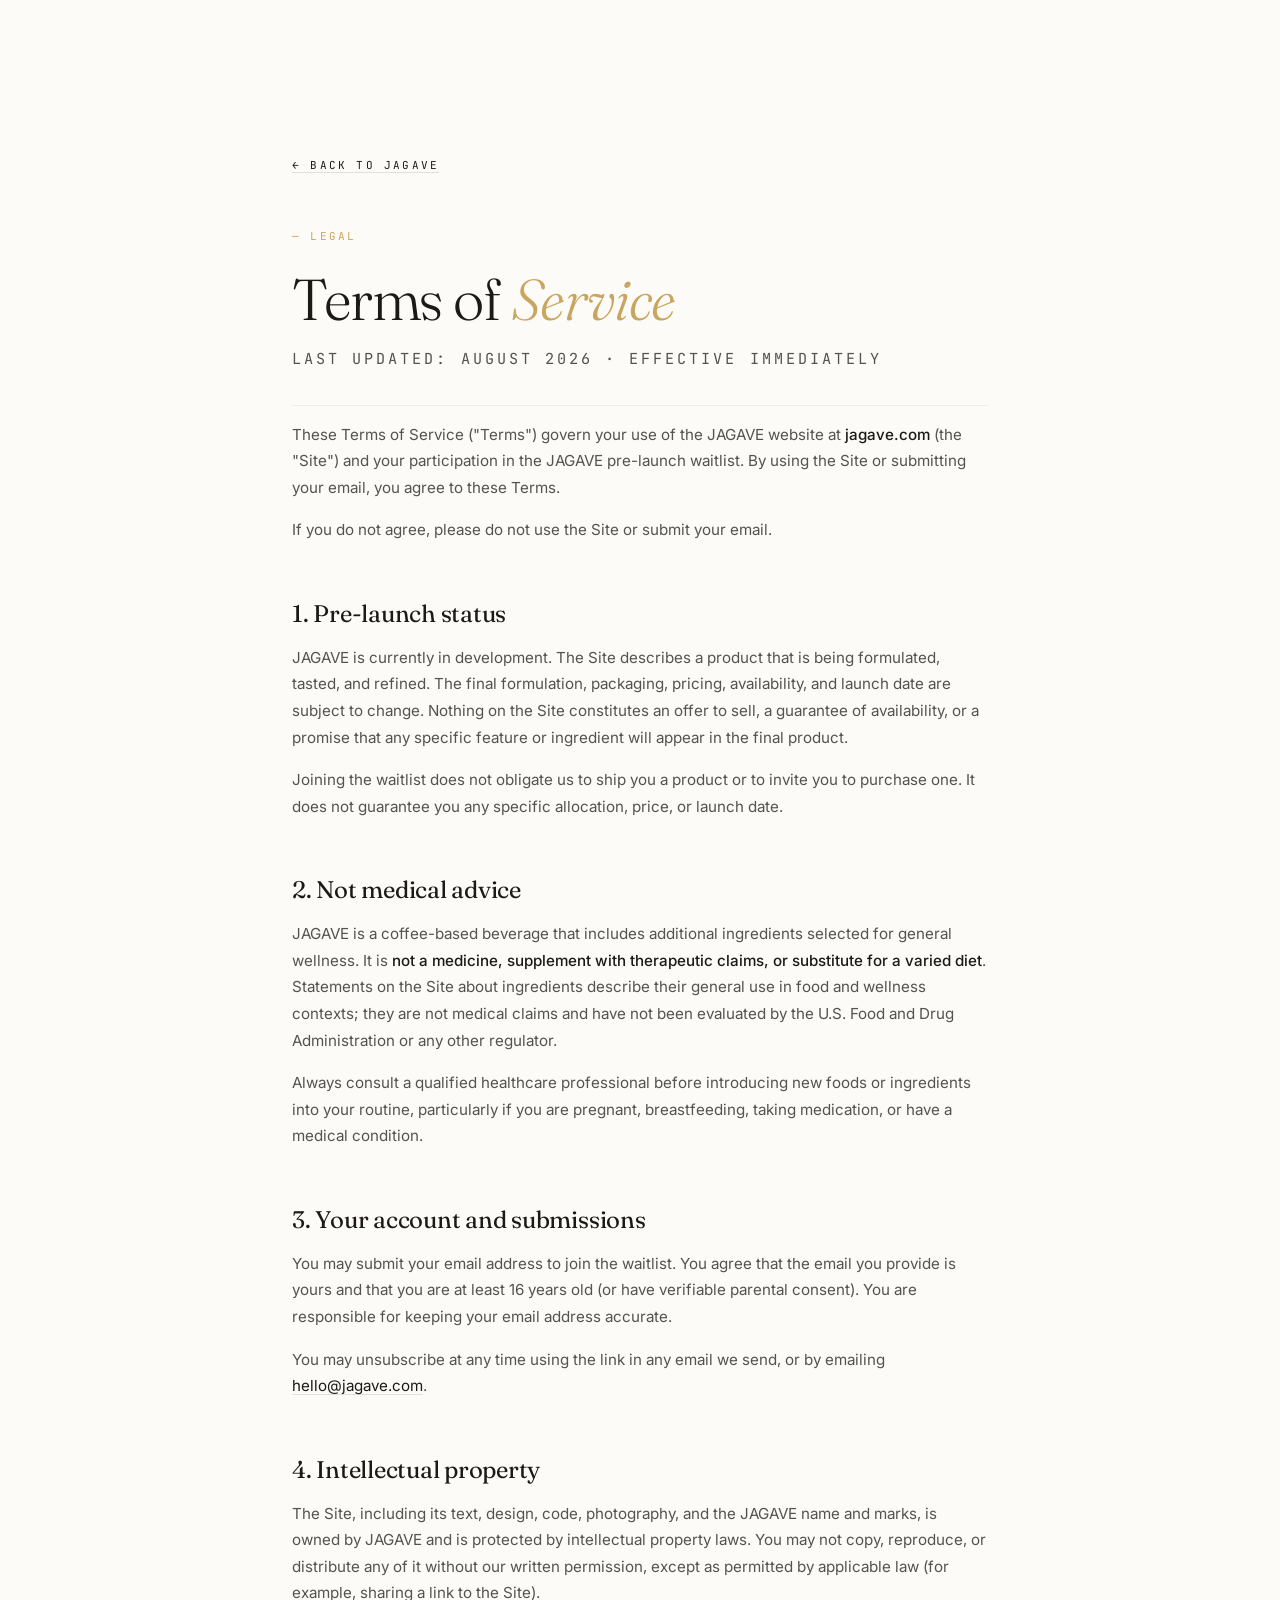
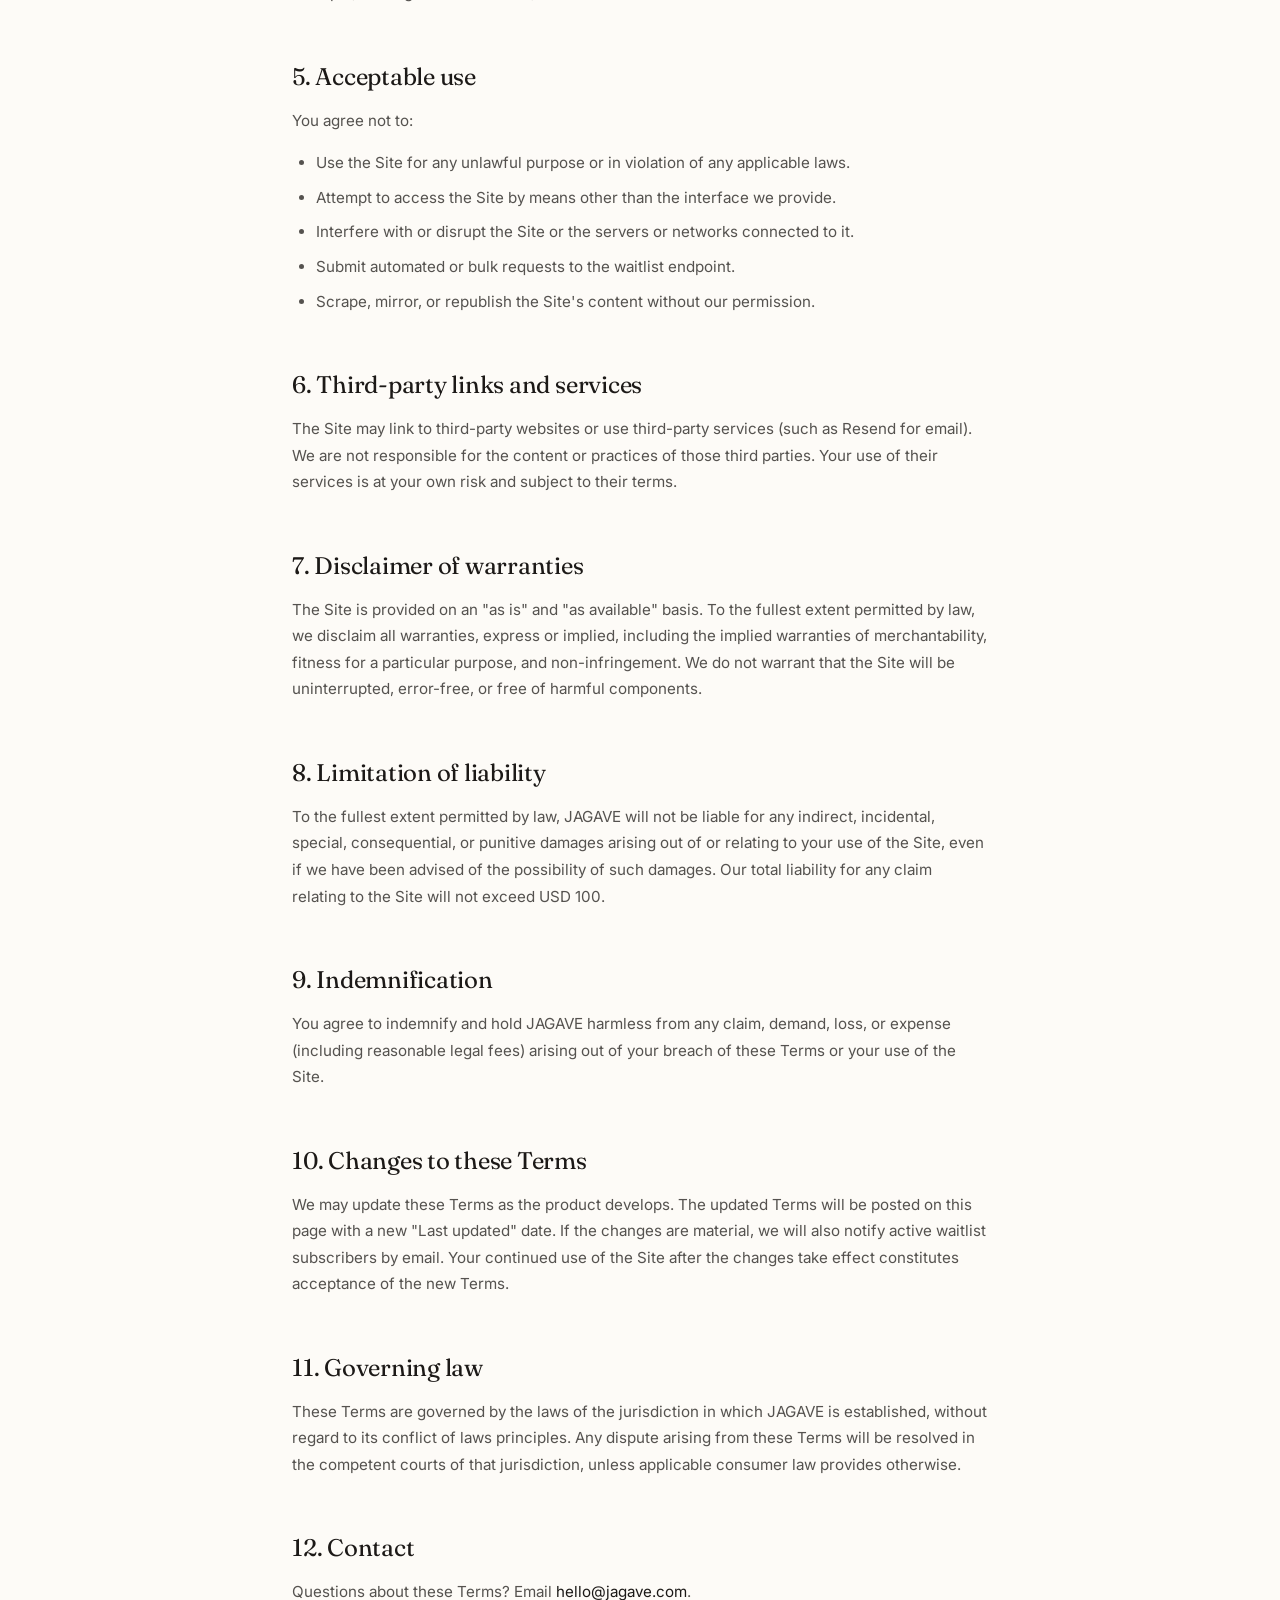
<file: terms.html>
<!DOCTYPE html>
<html lang="en">
<head>
<meta charset="UTF-8">
<meta name="viewport" content="width=device-width, initial-scale=1.0">
<title>Terms of Service — JAGAVE</title>
<meta name="description" content="The terms that govern your use of the JAGAVE website and waitlist.">
<meta name="theme-color" content="#FDFBF7">
<link rel="canonical" href="https://jagave.com/terms.html">
<link rel="icon" type="image/svg+xml" href="favicon.svg">
<meta name="robots" content="noindex, follow">
<link rel="preconnect" href="https://fonts.googleapis.com">
<link rel="preconnect" href="https://fonts.gstatic.com" crossorigin>
<link href="https://fonts.googleapis.com/css2?family=Fraunces:ital,opsz,wght@0,9..144,300;0,9..144,400;1,9..144,300;1,9..144,400&family=Inter:wght@300;400;500&family=JetBrains+Mono:wght@400;500&display=swap" rel="stylesheet">
<link rel="stylesheet" href="style.css">
<style>
  .legal { padding: 9rem 0 6rem; min-height: 100vh; }
  .legal-grid { max-width: 760px; margin: 0 auto; padding: 0 2rem; }
  .legal-back {
    font-family: var(--font-mono);
    font-size: 11px;
    text-transform: uppercase;
    letter-spacing: 0.2em;
    color: var(--espresso-60);
    display: inline-flex;
    align-items: center;
    min-height: 44px;
    margin-bottom: 2.5rem;
    transition: color 0.3s var(--ease-quiet);
  }
  .legal-back:hover { color: var(--espresso); }
  .legal-eyebrow {
    font-family: var(--font-mono);
    font-size: 11px;
    text-transform: uppercase;
    letter-spacing: 0.2em;
    color: var(--gold-deep);
    margin-bottom: 1.5rem;
    display: block;
  }
  .legal h1 {
    font-family: var(--font-serif);
    font-weight: 300;
    font-size: clamp(2.4rem, 5vw, 3.6rem);
    line-height: 1.05;
    letter-spacing: -0.02em;
    margin-bottom: 1rem;
  }
  .legal h1 em { font-style: italic; color: var(--gold-deep); }
  .legal-meta {
    font-family: var(--font-mono);
    font-size: 10px;
    text-transform: uppercase;
    letter-spacing: 0.2em;
    color: var(--espresso-60);
    margin-bottom: 4rem;
    padding-bottom: 2rem;
    border-bottom: 1px solid var(--line-soft);
  }
  .legal h2 {
    font-family: var(--font-serif);
    font-weight: 400;
    font-size: 1.5rem;
    line-height: 1.2;
    letter-spacing: -0.01em;
    margin: 3.5rem 0 1rem;
  }
  .legal p, .legal li {
    font-size: 0.95rem;
    line-height: 1.75;
    color: var(--espresso-75);
    margin-bottom: 1rem;
  }
  .legal ul { padding-left: 1.5rem; margin-bottom: 1.5rem; }
  .legal ul li { margin-bottom: 0.5rem; }
  .legal a { color: var(--espresso); text-decoration: underline; text-decoration-color: var(--line); text-underline-offset: 3px; transition: text-decoration-color 0.3s var(--ease-quiet); }
  .legal a:hover { text-decoration-color: var(--gold-deep); }
  .legal strong { color: var(--espresso); font-weight: 500; }
  @media (max-width: 768px) { .legal { padding: 7rem 0 4rem; } .legal-back { margin-bottom: 2rem; } }
</style>
</head>
<body>

<main class="legal">
  <div class="legal-grid">
    <a href="/" class="legal-back">← Back to JAGAVE</a>
    <span class="legal-eyebrow">— Legal</span>
    <h1>Terms of <em>Service</em></h1>
    <p class="legal-meta">Last updated: August 2026 · Effective immediately</p>

    <p>These Terms of Service ("Terms") govern your use of the JAGAVE website at <strong>jagave.com</strong> (the "Site") and your participation in the JAGAVE pre-launch waitlist. By using the Site or submitting your email, you agree to these Terms.</p>

    <p>If you do not agree, please do not use the Site or submit your email.</p>

    <h2>1. Pre-launch status</h2>
    <p>JAGAVE is currently in development. The Site describes a product that is being formulated, tasted, and refined. The final formulation, packaging, pricing, availability, and launch date are subject to change. Nothing on the Site constitutes an offer to sell, a guarantee of availability, or a promise that any specific feature or ingredient will appear in the final product.</p>
    <p>Joining the waitlist does not obligate us to ship you a product or to invite you to purchase one. It does not guarantee you any specific allocation, price, or launch date.</p>

    <h2>2. Not medical advice</h2>
    <p>JAGAVE is a coffee-based beverage that includes additional ingredients selected for general wellness. It is <strong>not a medicine, supplement with therapeutic claims, or substitute for a varied diet</strong>. Statements on the Site about ingredients describe their general use in food and wellness contexts; they are not medical claims and have not been evaluated by the U.S. Food and Drug Administration or any other regulator.</p>
    <p>Always consult a qualified healthcare professional before introducing new foods or ingredients into your routine, particularly if you are pregnant, breastfeeding, taking medication, or have a medical condition.</p>

    <h2>3. Your account and submissions</h2>
    <p>You may submit your email address to join the waitlist. You agree that the email you provide is yours and that you are at least 16 years old (or have verifiable parental consent). You are responsible for keeping your email address accurate.</p>
    <p>You may unsubscribe at any time using the link in any email we send, or by emailing <a href="mailto:hello@jagave.com">hello@jagave.com</a>.</p>

    <h2>4. Intellectual property</h2>
    <p>The Site, including its text, design, code, photography, and the JAGAVE name and marks, is owned by JAGAVE and is protected by intellectual property laws. You may not copy, reproduce, or distribute any of it without our written permission, except as permitted by applicable law (for example, sharing a link to the Site).</p>

    <h2>5. Acceptable use</h2>
    <p>You agree not to:</p>
    <ul>
      <li>Use the Site for any unlawful purpose or in violation of any applicable laws.</li>
      <li>Attempt to access the Site by means other than the interface we provide.</li>
      <li>Interfere with or disrupt the Site or the servers or networks connected to it.</li>
      <li>Submit automated or bulk requests to the waitlist endpoint.</li>
      <li>Scrape, mirror, or republish the Site's content without our permission.</li>
    </ul>

    <h2>6. Third-party links and services</h2>
    <p>The Site may link to third-party websites or use third-party services (such as Resend for email). We are not responsible for the content or practices of those third parties. Your use of their services is at your own risk and subject to their terms.</p>

    <h2>7. Disclaimer of warranties</h2>
    <p>The Site is provided on an "as is" and "as available" basis. To the fullest extent permitted by law, we disclaim all warranties, express or implied, including the implied warranties of merchantability, fitness for a particular purpose, and non-infringement. We do not warrant that the Site will be uninterrupted, error-free, or free of harmful components.</p>

    <h2>8. Limitation of liability</h2>
    <p>To the fullest extent permitted by law, JAGAVE will not be liable for any indirect, incidental, special, consequential, or punitive damages arising out of or relating to your use of the Site, even if we have been advised of the possibility of such damages. Our total liability for any claim relating to the Site will not exceed USD 100.</p>

    <h2>9. Indemnification</h2>
    <p>You agree to indemnify and hold JAGAVE harmless from any claim, demand, loss, or expense (including reasonable legal fees) arising out of your breach of these Terms or your use of the Site.</p>

    <h2>10. Changes to these Terms</h2>
    <p>We may update these Terms as the product develops. The updated Terms will be posted on this page with a new "Last updated" date. If the changes are material, we will also notify active waitlist subscribers by email. Your continued use of the Site after the changes take effect constitutes acceptance of the new Terms.</p>

    <h2>11. Governing law</h2>
    <p>These Terms are governed by the laws of the jurisdiction in which JAGAVE is established, without regard to its conflict of laws principles. Any dispute arising from these Terms will be resolved in the competent courts of that jurisdiction, unless applicable consumer law provides otherwise.</p>

    <h2>12. Contact</h2>
    <p>Questions about these Terms? Email <a href="mailto:hello@jagave.com">hello@jagave.com</a>.</p>
  </div>
</main>

</body>
</html>
</file>
<file: style.css>
/* ============ TOKENS ============ */
  :root {
    --ivory:        #FDFBF7;
    --cream:        #F5F0E6;
    --cream-deep:   #ECE5D6;
    --espresso:     #1C1917;
    --espresso-75:  rgba(28,25,23,0.75);
    --espresso-60:  rgba(28,25,23,0.60);
    --espresso-40:  rgba(28,25,23,0.40);
    --espresso-20:  rgba(28,25,23,0.20);
    --espresso-10:  rgba(28,25,23,0.10);
    --espresso-05:  rgba(28,25,23,0.05);
    --gold:         #E6C687;
    --gold-deep:    #C9A55F;
    --gold-soft:    rgba(230,198,135,0.25);
    --line:         rgba(28,25,23,0.12);
    --line-soft:    rgba(28,25,23,0.06);

    --ease-quiet:    cubic-bezier(.22, 1, .36, 1);
    --ease-precise:  cubic-bezier(.4, 0, .2, 1);
    --ease-emphasis: cubic-bezier(.16, 1, .3, 1);

    --font-serif: 'Fraunces', 'Cormorant Garamond', Georgia, serif;
    --font-sans:  'Inter', -apple-system, BlinkMacSystemFont, sans-serif;
    --font-mono:  'JetBrains Mono', 'SF Mono', monospace;
  }

  /* ============ RESET ============ */
  *, *::before, *::after { box-sizing: border-box; margin: 0; padding: 0; }
  html { -webkit-text-size-adjust: 100%; }
  body {
    font-family: var(--font-sans);
    background: var(--ivory);
    color: var(--espresso);
    font-weight: 400;
    line-height: 1.6;
    overflow-x: hidden;
    -webkit-font-smoothing: antialiased;
    -moz-osx-font-smoothing: grayscale;
    cursor: none;
  }
  @media (pointer: fine) {
    a, button, input, textarea, select, label, [data-hover] { cursor: none; }
  }
  @media (pointer: coarse) { body { cursor: auto; } }
  img { display: block; max-width: 100%; height: auto; }
  a { color: inherit; text-decoration: none; }
  button { font: inherit; color: inherit; background: none; border: none; cursor: none; }
  @media (pointer: coarse) { button { cursor: pointer; } }
  ::selection { background: var(--gold); color: var(--espresso); }

  /* ============ CUSTOM CURSOR ============ */
  .cursor-dot, .cursor-ring {
    position: fixed; top: 0; left: 0; pointer-events: none; z-index: 9999;
    opacity: 0;
    transform: translate3d(-100px, -100px, 0) translate(-50%, -50%);
    will-change: transform, opacity;
  }
  .cursor-dot.is-visible, .cursor-ring.is-visible {
    opacity: 1;
  }
  .cursor-dot {
    width: 6px; height: 6px;
    background: var(--espresso);
    border-radius: 50%;
    transition: opacity 0.2s var(--ease-precise), width 0.3s var(--ease-quiet), height 0.3s var(--ease-quiet), background 0.3s var(--ease-quiet);
  }
  .cursor-ring {
    width: 36px; height: 36px;
    border: 1px solid var(--espresso-40);
    border-radius: 50%;
    transition: opacity 0.2s var(--ease-precise), width 0.4s var(--ease-quiet), height 0.4s var(--ease-quiet), border-color 0.4s var(--ease-quiet), background 0.4s var(--ease-quiet);
  }
  .cursor-ring.is-hover { width: 64px; height: 64px; border-color: var(--gold); background: var(--gold-soft); }
  .cursor-dot.is-hover { width: 4px; height: 4px; background: var(--espresso); }
  .cursor-dot.is-inverted { background: var(--ivory); }
  .cursor-ring.is-inverted { border-color: rgba(253,251,247,0.55); }
  .cursor-ring.is-hover.is-inverted { border-color: var(--gold); background: rgba(230,198,135,0.18); }
  .cursor-dot.is-hidden, .cursor-ring.is-hidden { opacity: 0; }
  @media (pointer: coarse) { .cursor-dot, .cursor-ring { display: none; } }

  /* ============ TYPOGRAPHY ============ */
  .serif { font-family: var(--font-serif); font-weight: 300; letter-spacing: -0.02em; }
  .mono  { font-family: var(--font-mono); font-weight: 400; }
  .label {
    font-family: var(--font-mono);
    font-size: 11px;
    text-transform: uppercase;
    letter-spacing: 0.22em;
    color: var(--espresso-60);
  }
  .label-gold { color: var(--gold-deep); }

  /* ============ LAYOUT ============ */
  .container       { max-width: 1400px; margin: 0 auto; padding: 0 2rem; }
  .container-narrow{ max-width: 860px;  margin: 0 auto; padding: 0 2rem; }
  .container-wide  { max-width: 1600px; margin: 0 auto; padding: 0 2rem; }
  section { padding: 8rem 0; position: relative; }
  @media (max-width: 768px) {
    section { padding: 5rem 0; }
    .container, .container-narrow, .container-wide { padding: 0 1.5rem; }
  }

  /* ============ NAV ============ */
  .nav {
    position: fixed; top: 0; left: 0; right: 0; z-index: 100;
    padding: max(1.5rem, calc(0.75rem + env(safe-area-inset-top))) 2rem 1.5rem;
    transition: background 0.5s var(--ease-quiet), border-color 0.5s var(--ease-quiet), padding 0.5s var(--ease-quiet);
    border-bottom: 1px solid transparent;
  }
  .nav.is-scrolled {
    background: rgba(253,251,247,0.92);
    backdrop-filter: blur(12px);
    -webkit-backdrop-filter: blur(12px);
    border-bottom: 1px solid var(--line-soft);
    padding: max(1rem, calc(0.5rem + env(safe-area-inset-top))) 2rem 1rem;
  }
  .nav-inner {
    max-width: 1600px; margin: 0 auto;
    display: grid; grid-template-columns: 1fr auto 1fr;
    align-items: center; gap: 2rem;
  }
  .nav-logo {
    font-family: var(--font-serif);
    font-size: 1.5rem;
    font-weight: 400;
    letter-spacing: 0.18em;
    color: var(--espresso);
  }
  .nav-logo sup {
    font-family: var(--font-mono);
    font-size: 0.55rem;
    letter-spacing: 0.2em;
    color: var(--gold-deep);
    margin-left: 0.4rem;
    vertical-align: super;
  }
  .nav-links {
    display: flex; gap: 2.5rem; justify-self: center;
    list-style: none;
  }
  .nav-links a {
    font-size: 0.82rem;
    font-weight: 400;
    letter-spacing: 0.08em;
    color: var(--espresso-75);
    position: relative;
    padding: 0.5rem 0;
    transition: color 0.4s var(--ease-quiet);
  }
  .nav-links a::after {
    content: '';
    position: absolute; left: 0; bottom: 0;
    width: 0; height: 1px;
    background: var(--espresso);
    transition: width 0.5s var(--ease-quiet);
  }
  .nav-links a:hover { color: var(--espresso); }
  .nav-links a:hover::after { width: 100%; }
  .nav-actions {
    display: flex; gap: 1.25rem; align-items: center; justify-self: end;
  }
  .nav-action {
    font-family: var(--font-mono);
    font-size: 11px;
    text-transform: uppercase;
    letter-spacing: 0.2em;
    color: var(--espresso-75);
    transition: color 0.3s var(--ease-quiet);
    position: relative;
    padding: 0.5rem 0;
  }
  .nav-action:hover { color: var(--espresso); }
  .nav-burger { display: none; }

  @media (max-width: 900px) {
    .nav-links { display: none; }
    .nav-inner { grid-template-columns: 1fr auto; }
    .nav-burger {
      display: flex; flex-direction: column; gap: 5px;
      min-width: 44px; min-height: 44px;
      padding: 11px 8px;
      align-items: center; justify-content: center;
      background: none; border: none;
      -webkit-tap-highlight-color: transparent;
    }
    .nav-burger span {
      display: block; width: 24px; height: 1px;
      background: var(--espresso);
      transition: transform 0.4s var(--ease-quiet), opacity 0.3s var(--ease-quiet);
    }
    .nav-burger.is-open span:nth-child(1) { transform: translateY(3px) rotate(45deg); }
    .nav-burger.is-open span:nth-child(2) { transform: translateY(-3px) rotate(-45deg); }
  }

  /* ============ MOBILE MENU ============ */
  .mobile-menu {
    position: fixed; top: 0; left: 0; right: 0; bottom: 0;
    background: var(--ivory);
    z-index: 99;
    transform: translateY(-100%);
    transition: transform 0.7s var(--ease-emphasis);
    padding: max(7rem, calc(5.5rem + env(safe-area-inset-top))) 2rem max(2rem, env(safe-area-inset-bottom));
    display: flex; flex-direction: column;
    overflow-y: auto;
    -webkit-overflow-scrolling: touch;
  }
  .mobile-menu.is-open { transform: translateY(0); }
  .mobile-menu a {
    font-family: var(--font-serif);
    font-size: clamp(1.6rem, 6vw, 2.2rem);
    font-weight: 300;
    padding: 1.25rem 0;
    border-bottom: 1px solid var(--line-soft);
    color: var(--espresso);
    min-height: 44px;
    display: flex;
    align-items: center;
  }
  .mobile-menu a .num {
    font-family: var(--font-mono);
    font-size: 0.7rem;
    color: var(--gold-deep);
    margin-right: 1rem;
    letter-spacing: 0.2em;
  }

  /* ============ HERO ============ */
  .hero {
    padding: 9rem 0 6rem;
    min-height: 100vh;
    display: flex; align-items: center;
    position: relative;
  }
  .hero-grid {
    max-width: 1600px;
    margin: 0 auto;
    padding: 0 2rem;
    display: grid;
    grid-template-columns: 60% 40%;
    gap: 4rem;
    align-items: center;
    width: 100%;
  }
  .hero-left { position: relative; }
  .hero-eyebrow {
    display: flex; align-items: center; gap: 1rem;
    margin-bottom: 2.5rem;
    opacity: 0; transform: translateY(20px);
  }
  .hero-eyebrow .dot {
    width: 6px; height: 6px;
    background: var(--gold);
    border-radius: 50%;
  }
  .hero-eyebrow .line {
    flex: 1; max-width: 60px;
    height: 1px;
    background: var(--line);
  }
  .hero-eyebrow .label { color: var(--espresso); }
  .hero-title {
    font-family: var(--font-serif);
    font-size: clamp(2.5rem, 6.2vw, 5.6rem);
    font-weight: 300;
    line-height: 1.02;
    letter-spacing: -0.025em;
    color: var(--espresso);
    margin-bottom: 2.5rem;
    opacity: 0; transform: translateY(40px);
  }
  .hero-title em {
    font-style: italic;
    font-weight: 300;
    color: var(--gold-deep);
  }
  .hero-sub {
    font-size: 1.05rem;
    line-height: 1.7;
    color: var(--espresso-75);
    max-width: 460px;
    margin-bottom: 3rem;
    opacity: 0; transform: translateY(20px);
  }
  .hero-ctas {
    display: flex; gap: 1.5rem; align-items: center; flex-wrap: wrap;
    opacity: 0; transform: translateY(16px);
  }
  .btn {
    display: inline-flex; align-items: center; gap: 0.75rem;
    padding: 1rem 1.75rem;
    font-family: var(--font-mono);
    font-size: 11px;
    text-transform: uppercase;
    letter-spacing: 0.2em;
    border: 1px solid var(--espresso);
    background: var(--espresso);
    color: var(--ivory);
    transition: background 0.4s var(--ease-quiet), color 0.4s var(--ease-quiet), border-color 0.4s var(--ease-quiet);
    position: relative;
    overflow: hidden;
  }
  .btn:hover { background: var(--gold); color: var(--espresso); border-color: var(--gold); }
  .btn .arrow {
    display: inline-block;
    transition: transform 0.4s var(--ease-quiet);
  }
  .btn:hover .arrow { transform: translateX(4px); }
  .btn-ghost {
    background: transparent;
    color: var(--espresso);
    border-color: var(--espresso-20);
  }
  .btn-ghost:hover {
    background: transparent;
    color: var(--espresso);
    border-color: var(--espresso);
  }
  .btn-ghost .underline {
    position: relative;
  }
  .btn-ghost .underline::after {
    content: '';
    position: absolute; left: 0; bottom: -2px;
    width: 100%; height: 1px;
    background: var(--espresso);
    transform-origin: right;
    transform: scaleX(1);
    transition: transform 0.5s var(--ease-quiet);
  }
  .btn-ghost:hover .underline::after {
    transform-origin: left;
    transform: scaleX(0);
    animation: underline-redraw 0.8s var(--ease-quiet) 0.3s forwards;
  }
  @keyframes underline-redraw {
    from { transform: scaleX(0); transform-origin: left; }
    to   { transform: scaleX(1); transform-origin: left; }
  }

  .hero-meta {
    display: flex; gap: 2.5rem;
    margin-top: 4rem;
    padding-top: 2rem;
    border-top: 1px solid var(--line-soft);
    opacity: 0; transform: translateY(16px);
  }
  .hero-meta-item .label { display: block; margin-bottom: 0.5rem; font-size: 10px; }
  .hero-meta-item .value {
    font-family: var(--font-serif);
    font-size: 1.3rem;
    font-weight: 300;
    color: var(--espresso);
  }

  .hero-right {
    position: relative;
    opacity: 0; transform: translateY(30px) scale(0.98);
  }
  .hero-frame {
    position: relative;
    aspect-ratio: 3 / 4.4;
    border: 1px solid var(--line);
    padding: 14px;
    background: var(--cream);
  }
  .hero-frame img {
    width: 100%; height: 100%;
    object-fit: cover;
    filter: contrast(1.02) saturate(0.95);
  }
  .hero-frame-tag {
    position: absolute;
    top: -1px; left: -1px;
    background: var(--ivory);
    padding: 0.5rem 0.9rem;
    border: 1px solid var(--line);
    border-top: none; border-left: none;
    font-family: var(--font-mono);
    font-size: 10px;
    letter-spacing: 0.2em;
    text-transform: uppercase;
    color: var(--espresso-75);
  }
  .hero-frame-num {
    position: absolute;
    bottom: -1px; right: -1px;
    background: var(--ivory);
    padding: 0.5rem 0.9rem;
    border: 1px solid var(--line);
    border-bottom: none; border-right: none;
    font-family: var(--font-mono);
    font-size: 10px;
    letter-spacing: 0.2em;
    color: var(--gold-deep);
  }
  .hero-side-text {
    position: absolute;
    right: -2.5rem;
    top: 50%;
    transform: translateY(-50%) rotate(90deg);
    transform-origin: center;
    font-family: var(--font-mono);
    font-size: 10px;
    letter-spacing: 0.4em;
    text-transform: uppercase;
    color: var(--espresso-40);
    white-space: nowrap;
  }

  @media (max-width: 980px) {
    .hero-grid { grid-template-columns: 1fr; gap: 3rem; }
    .hero-right { max-width: 380px; }
    .hero-side-text { display: none; }
    .hero-meta { flex-wrap: wrap; gap: 1.5rem; }
  }
  @media (max-width: 480px) {
    .hero { padding: 7.5rem 0 4rem; }
    .hero-eyebrow { flex-wrap: wrap; gap: 0.5rem 0.75rem; margin-bottom: 1.75rem; }
    .hero-eyebrow .line { display: none; }
    .hero-title { font-size: clamp(2.1rem, 9.5vw, 3rem); margin-bottom: 1.75rem; }
    .hero-sub { font-size: 0.98rem; margin-bottom: 2.25rem; }
    .hero-ctas { flex-direction: column; align-items: stretch; width: 100%; gap: 1rem; }
    .hero-ctas .btn { justify-content: center; width: 100%; padding: 1.1rem 1.5rem; text-align: center; }
    .hero-meta { display: grid; grid-template-columns: 1fr 1fr; gap: 1.5rem 1rem; margin-top: 2.5rem; padding-top: 1.5rem; }
  }

  /* ============ MARQUEE ============ */
  .marquee {
    padding: 2.5rem 0;
    border-top: 1px solid var(--line-soft);
    border-bottom: 1px solid var(--line-soft);
    overflow: hidden;
    background: var(--cream);
  }
  .marquee-track {
    --marquee-gap: 4rem;
    display: flex;
    gap: var(--marquee-gap);
    animation: marquee 40s linear infinite;
    width: max-content;
    will-change: transform;
  }
  .marquee-group {
    display: flex;
    flex-shrink: 0;
    gap: var(--marquee-gap);
  }
  .marquee-item {
    font-family: var(--font-serif);
    font-size: 1.5rem;
    font-weight: 300;
    font-style: italic;
    color: var(--espresso-75);
    white-space: nowrap;
    display: flex; align-items: center; gap: 4rem;
  }
  .marquee-item::after {
    content: '✦';
    color: var(--gold);
    font-size: 1rem;
    font-style: normal;
  }
  @keyframes marquee {
    from { transform: translate3d(0, 0, 0); }
    to   { transform: translate3d(calc(-50% - (var(--marquee-gap) / 2)), 0, 0); }
  }

  @media (max-width: 768px) {
    .marquee { padding: 1.75rem 0; }
    .marquee-track { --marquee-gap: 2rem; animation-duration: 32s; }
    .marquee-item { font-size: 1.25rem; gap: 2rem; }
  }

  /* ============ MANIFESTO ============ */
  .manifesto { padding: 12rem 0; }
  .manifesto-head {
    display: grid; grid-template-columns: 1fr 2fr;
    gap: 4rem;
    margin-bottom: 5rem;
    align-items: end;
  }
  .manifesto-head .label { padding-bottom: 0.5rem; }
  .manifesto-head .section-num {
    font-family: var(--font-mono);
    font-size: 11px;
    color: var(--gold-deep);
    letter-spacing: 0.2em;
    margin-bottom: 0.5rem;
    display: block;
  }
  .manifesto-head h2 {
    font-family: var(--font-serif);
    font-size: clamp(2rem, 3.5vw, 3rem);
    font-weight: 300;
    line-height: 1.1;
    letter-spacing: -0.02em;
  }
  .manifesto-text {
    font-family: var(--font-serif);
    font-size: clamp(1.5rem, 2.6vw, 2.3rem);
    font-weight: 300;
    line-height: 1.45;
    letter-spacing: -0.015em;
    color: var(--espresso);
    max-width: 1100px;
  }
  .manifesto-text .word {
    display: inline-block;
    opacity: 0.15;
    filter: blur(8px);
    will-change: filter, opacity;
  }
  .manifesto-text em {
    font-style: italic;
    color: var(--gold-deep);
  }
  .manifesto-sig {
    margin-top: 4rem;
    display: flex; gap: 2rem; align-items: center;
    opacity: 0;
  }
  .manifesto-sig .sig-line {
    flex: 0 0 60px; height: 1px; background: var(--espresso);
  }
  .manifesto-sig .sig-text {
    font-family: var(--font-serif);
    font-style: italic;
    font-size: 1.05rem;
    color: var(--espresso-75);
  }
  .manifesto-sig .sig-name {
    font-family: var(--font-mono);
    font-size: 11px;
    letter-spacing: 0.2em;
    text-transform: uppercase;
    color: var(--espresso);
  }
  @media (max-width: 768px) {
    .manifesto-head { grid-template-columns: 1fr; gap: 2rem; }
  }

  /* ============ FEATURES 3-COLUMN ============ */
  .features {
    background: var(--ivory);
    padding: 8rem 0;
    border-top: 1px solid var(--line-soft);
    border-bottom: 1px solid var(--line-soft);
  }
  .features-head {
    display: grid; grid-template-columns: 1fr 1fr;
    gap: 4rem;
    margin-bottom: 6rem;
    align-items: end;
  }
  .features-head .left .section-num {
    font-family: var(--font-mono);
    font-size: 11px;
    color: var(--gold-deep);
    letter-spacing: 0.2em;
    margin-bottom: 1rem;
    display: block;
  }
  .features-head h2 {
    font-family: var(--font-serif);
    font-size: clamp(2.2rem, 4vw, 3.5rem);
    font-weight: 300;
    line-height: 1.05;
    letter-spacing: -0.02em;
  }
  .features-head h2 em { font-style: italic; color: var(--gold-deep); }
  .features-head .right p {
    font-size: 1rem;
    line-height: 1.7;
    color: var(--espresso-75);
    max-width: 460px;
  }
  .features-grid {
    display: grid;
    grid-template-columns: repeat(3, 1fr);
    border-top: 1px solid var(--line);
  }
  .feature-col {
    padding: 3rem 2rem 3rem 0;
    border-right: 1px solid var(--line);
    position: relative;
  }
  .feature-col:last-child { border-right: none; padding-right: 0; }
  .feature-col:not(:first-child) { padding-left: 2rem; }
  .feature-num {
    font-family: var(--font-mono);
    font-size: 11px;
    letter-spacing: 0.2em;
    color: var(--gold-deep);
    margin-bottom: 2rem;
    display: block;
  }
  .feature-title {
    font-family: var(--font-serif);
    font-size: 1.75rem;
    font-weight: 300;
    line-height: 1.15;
    margin-bottom: 1.25rem;
    letter-spacing: -0.01em;
  }
  .feature-body {
    font-size: 0.95rem;
    line-height: 1.7;
    color: var(--espresso-75);
    margin-bottom: 2rem;
  }
  .feature-spec {
    padding-top: 1.5rem;
    border-top: 1px solid var(--line-soft);
    display: grid; gap: 0.5rem;
  }
  .feature-spec-row {
    display: flex; justify-content: space-between;
    font-family: var(--font-mono);
    font-size: 11px;
    letter-spacing: 0.05em;
  }
  .feature-spec-row .k { color: var(--espresso-60); text-transform: uppercase; letter-spacing: 0.15em; }
  .feature-spec-row .v { color: var(--espresso); }

  @media (max-width: 900px) {
    .features-head { grid-template-columns: 1fr; gap: 2rem; }
    .features-grid { grid-template-columns: 1fr; }
    .feature-col { border-right: none; border-bottom: 1px solid var(--line); padding: 2.5rem 0; }
    .feature-col:not(:first-child) { padding-left: 0; }
    .feature-col:last-child { border-bottom: none; }
  }

  /* ============ FORMULA — HORIZONTAL PIN ============ */
  .formula {
    background: var(--cream);
    padding: 8rem 0 0;
    position: relative;
  }
  .formula-head {
    max-width: 1600px;
    margin: 0 auto 5rem;
    padding: 0 2rem;
    display: grid; grid-template-columns: 1fr 1fr;
    gap: 4rem;
    align-items: end;
  }
  .formula-head .section-num {
    font-family: var(--font-mono);
    font-size: 11px;
    color: var(--gold-deep);
    letter-spacing: 0.2em;
    margin-bottom: 1rem;
    display: block;
  }
  .formula-head h2 {
    font-family: var(--font-serif);
    font-size: clamp(2.2rem, 4vw, 3.5rem);
    font-weight: 300;
    line-height: 1.05;
    letter-spacing: -0.02em;
  }
  .formula-head h2 em { font-style: italic; color: var(--gold-deep); }
  .formula-head .right p {
    font-size: 1rem;
    line-height: 1.7;
    color: var(--espresso-75);
    max-width: 460px;
  }
  .formula-head .right .meta {
    margin-top: 1.5rem;
    font-family: var(--font-mono);
    font-size: 11px;
    letter-spacing: 0.15em;
    color: var(--espresso-60);
    text-transform: uppercase;
  }

  .pin-viewport {
    position: relative;
    width: 100%;
  }
  .pin-stage {
    position: relative;
    top: 0;
    height: 100vh;
    overflow: hidden;
    display: flex;
    align-items: center;
  }
  .pin-track {
    display: flex;
    gap: 2rem;
    padding: 0 8rem 0 4rem;
    will-change: transform;
  }
  .formula-card {
    flex: 0 0 360px;
    background: var(--ivory);
    border: 1px solid var(--line);
    padding: 1.25rem;
    display: flex; flex-direction: column;
    transition: border-color 0.5s var(--ease-quiet), transform 0.5s var(--ease-quiet);
    position: relative;
  }
  .formula-card:hover {
    border-color: var(--gold);
  }
  .formula-card .card-img {
    aspect-ratio: 4 / 5;
    overflow: hidden;
    margin-bottom: 1.5rem;
    background: var(--cream-deep);
  }
  .formula-card .card-img img {
    width: 100%; height: 100%;
    object-fit: cover;
    filter: contrast(1.02) saturate(0.92);
    transition: transform 0.8s var(--ease-quiet);
  }
  .formula-card:hover .card-img img { transform: scale(1.04); }
  .formula-card .card-num {
    position: absolute;
    top: 1.25rem; right: 1.25rem;
    background: var(--ivory);
    padding: 0.4rem 0.6rem;
    font-family: var(--font-mono);
    font-size: 10px;
    letter-spacing: 0.2em;
    color: var(--gold-deep);
    border: 1px solid var(--line);
  }
  .formula-card .card-label {
    font-family: var(--font-mono);
    font-size: 10px;
    text-transform: uppercase;
    letter-spacing: 0.22em;
    color: var(--espresso-60);
    margin-bottom: 0.6rem;
  }
  .formula-card .card-title {
    font-family: var(--font-serif);
    font-size: 1.5rem;
    font-weight: 300;
    line-height: 1.15;
    margin-bottom: 0.5rem;
    letter-spacing: -0.01em;
  }
  .formula-card .card-latin {
    font-family: var(--font-serif);
    font-style: italic;
    font-size: 0.85rem;
    color: var(--espresso-60);
    margin-bottom: 1.25rem;
  }
  .formula-card .card-body {
    font-size: 0.88rem;
    line-height: 1.65;
    color: var(--espresso-75);
    margin-bottom: 1.5rem;
    flex: 1;
  }
  .formula-card .card-foot {
    padding-top: 1rem;
    border-top: 1px solid var(--line-soft);
    display: flex; justify-content: space-between; align-items: center;
    font-family: var(--font-mono);
    font-size: 11px;
    letter-spacing: 0.1em;
  }
  .formula-card .card-foot .origin { color: var(--espresso-75); }
  .formula-card .card-foot .dose   { color: var(--gold-deep); }

  .pin-progress-wrap {
    max-width: 1600px;
    margin: 0 auto;
    padding: 2rem 2rem 4rem;
    display: flex; justify-content: space-between; align-items: center;
  }
  .pin-progress {
    width: 12rem; height: 1px;
    background: var(--line);
    position: relative;
  }
  .pin-progress .bar {
    position: absolute; top: 0; left: 0;
    height: 100%;
    background: var(--espresso);
    width: 0%;
    transition: width 0.1s linear;
  }
  .pin-progress-label {
    font-family: var(--font-mono);
    font-size: 10px;
    letter-spacing: 0.2em;
    color: var(--espresso-60);
    text-transform: uppercase;
  }
  .pin-instructions {
    font-family: var(--font-mono);
    font-size: 10px;
    letter-spacing: 0.2em;
    color: var(--espresso-60);
    text-transform: uppercase;
    display: flex; align-items: center; gap: 0.75rem;
  }
  .pin-instructions .arrow-h { display: inline-block; animation: arrowSlide 2s var(--ease-quiet) infinite; }
  @keyframes arrowSlide {
    0%, 100% { transform: translateX(0); opacity: 0.4; }
    50%      { transform: translateX(6px); opacity: 1; }
  }

  @media (max-width: 1024px) {
    .pin-viewport { height: auto !important; }
    .pin-stage {
      position: relative; height: auto;
      overflow-x: auto; overflow-y: hidden;
      padding: 1rem 0 2rem;
      scroll-snap-type: x mandatory;
      -webkit-overflow-scrolling: touch;
      scroll-behavior: smooth;
    }
    .pin-track { transform: none !important; padding: 0 1.5rem; gap: 1.25rem; }
    .formula-card {
      flex: 0 0 clamp(270px, 82vw, 340px);
      scroll-snap-align: center;
      scroll-snap-stop: always;
    }
    .pin-progress-wrap { display: none; }
  }
  @media (max-width: 768px) {
    .formula-head { grid-template-columns: 1fr; gap: 2rem; }
  }

  /* ============ RITUAL ============ */
  .ritual {
    padding: 10rem 0;
    background: var(--ivory);
  }
  .ritual-head {
    text-align: center;
    margin-bottom: 6rem;
  }
  .ritual-head .section-num {
    font-family: var(--font-mono);
    font-size: 11px;
    color: var(--gold-deep);
    letter-spacing: 0.2em;
    margin-bottom: 1rem;
    display: block;
  }
  .ritual-head h2 {
    font-family: var(--font-serif);
    font-size: clamp(2.2rem, 4vw, 3.5rem);
    font-weight: 300;
    line-height: 1.05;
    letter-spacing: -0.02em;
    max-width: 700px;
    margin: 0 auto 1.5rem;
  }
  .ritual-head h2 em { font-style: italic; color: var(--gold-deep); }
  .ritual-head p {
    font-size: 1rem;
    color: var(--espresso-75);
    max-width: 540px;
    margin: 0 auto;
    line-height: 1.7;
  }
  .ritual-steps {
    max-width: 1100px;
    margin: 0 auto;
    padding: 0 2rem;
  }
  .ritual-step {
    display: grid;
    grid-template-columns: 80px 1fr 1fr;
    gap: 3rem;
    padding: 3rem 0;
    border-top: 1px solid var(--line);
    align-items: start;
    opacity: 0;
    transform: translateY(40px);
    transition: opacity 1s var(--ease-quiet), transform 1s var(--ease-quiet);
  }
  .ritual-step.is-in { opacity: 1; transform: none; }
  .ritual-step:last-child { border-bottom: 1px solid var(--line); }
  .ritual-step .step-num {
    font-family: var(--font-mono);
    font-size: 11px;
    letter-spacing: 0.2em;
    color: var(--gold-deep);
    padding-top: 0.5rem;
  }
  .ritual-step .step-title {
    font-family: var(--font-serif);
    font-size: 1.75rem;
    font-weight: 300;
    line-height: 1.1;
    letter-spacing: -0.01em;
  }
  .ritual-step .step-title em { font-style: italic; color: var(--gold-deep); }
  .ritual-step .step-body {
    font-size: 0.95rem;
    line-height: 1.7;
    color: var(--espresso-75);
  }
  .ritual-step .step-body .detail {
    margin-top: 1rem;
    padding-top: 1rem;
    border-top: 1px solid var(--line-soft);
    font-family: var(--font-mono);
    font-size: 11px;
    letter-spacing: 0.1em;
    color: var(--espresso-60);
    text-transform: uppercase;
  }
  @media (max-width: 768px) {
    .ritual-step { grid-template-columns: 1fr; gap: 1.25rem; padding: 2.5rem 0; }
    .ritual-step .step-num { padding-top: 0; }
  }

  /* ============ PRODUCTS ============ */
  .products {
    padding: 8rem 0;
    background: var(--cream);
    border-top: 1px solid var(--line-soft);
  }
  .products-head {
    display: grid; grid-template-columns: 1fr 1fr;
    gap: 4rem;
    margin-bottom: 5rem;
    align-items: end;
  }
  .products-head .section-num {
    font-family: var(--font-mono);
    font-size: 11px;
    color: var(--gold-deep);
    letter-spacing: 0.2em;
    margin-bottom: 1rem;
    display: block;
  }
  .products-head h2 {
    font-family: var(--font-serif);
    font-size: clamp(2.2rem, 4vw, 3.5rem);
    font-weight: 300;
    line-height: 1.05;
    letter-spacing: -0.02em;
  }
  .products-head h2 em { font-style: italic; color: var(--gold-deep); }
  .products-head .right {
    display: flex; flex-direction: column; align-items: flex-end; gap: 1rem;
  }
  .products-head .right p {
    font-size: 0.95rem;
    color: var(--espresso-75);
    max-width: 380px;
    line-height: 1.7;
    text-align: right;
  }
  .products-grid {
    display: grid;
    grid-template-columns: repeat(3, 1fr);
    gap: 2rem;
  }
  .product-card {
    background: var(--ivory);
    padding: 1.25rem;
    border: 1px solid var(--line);
    transition: border-color 0.5s var(--ease-quiet);
    display: flex; flex-direction: column;
    opacity: 0; transform: translateY(40px);
    transition: opacity 1s var(--ease-quiet), transform 1s var(--ease-quiet), border-color 0.5s var(--ease-quiet);
  }
  .product-card.is-in { opacity: 1; transform: none; }
  .product-card:hover { border-color: var(--gold); }
  .product-img {
    aspect-ratio: 4 / 5;
    overflow: hidden;
    background: var(--cream-deep);
    margin-bottom: 1.5rem;
    position: relative;
  }
  .product-img img {
    width: 100%; height: 100%;
    object-fit: cover;
    transition: transform 0.8s var(--ease-quiet);
  }
  .product-card:hover .product-img img { transform: scale(1.04); }
  .product-tag {
    position: absolute;
    top: 1rem; left: 1rem;
    background: var(--ivory);
    padding: 0.4rem 0.7rem;
    font-family: var(--font-mono);
    font-size: 10px;
    letter-spacing: 0.2em;
    text-transform: uppercase;
    color: var(--gold-deep);
    border: 1px solid var(--line);
  }
  .product-meta {
    display: flex; justify-content: space-between; align-items: baseline;
    margin-bottom: 0.5rem;
  }
  .product-meta .label {
    font-family: var(--font-mono);
    font-size: 10px;
    text-transform: uppercase;
    letter-spacing: 0.22em;
    color: var(--espresso-60);
  }
  .product-meta .price {
    font-family: var(--font-serif);
    font-size: 1.3rem;
    font-weight: 400;
    color: var(--espresso);
  }
  .product-name {
    font-family: var(--font-serif);
    font-size: 1.5rem;
    font-weight: 300;
    line-height: 1.15;
    margin-bottom: 0.5rem;
    letter-spacing: -0.01em;
  }
  .product-name em { font-style: italic; color: var(--gold-deep); }
  .product-desc {
    font-size: 0.88rem;
    line-height: 1.6;
    color: var(--espresso-75);
    margin-bottom: 1.5rem;
    flex: 1;
  }
  .product-foot {
    padding-top: 1.25rem;
    border-top: 1px solid var(--line-soft);
    display: flex; justify-content: space-between; align-items: center;
  }

  @media (max-width: 900px) {
    .products-head { grid-template-columns: 1fr; gap: 2rem; }
    .products-head .right { align-items: flex-start; }
    .products-head .right p { text-align: left; }
    .products-grid { grid-template-columns: 1fr; }
  }

  /* ============ TESTIMONIAL ============ */
  .testimonial {
    padding: 12rem 0;
    background: var(--ivory);
    text-align: center;
    border-top: 1px solid var(--line-soft);
  }
  .testimonial blockquote {
    max-width: 900px;
    margin: 0 auto;
    padding: 0 2rem;
  }
  .testimonial .mark {
    font-family: var(--font-serif);
    font-size: 4rem;
    color: var(--gold);
    line-height: 1;
    margin-bottom: 2rem;
    font-style: italic;
  }
  .testimonial blockquote p {
    font-family: var(--font-serif);
    font-size: clamp(1.5rem, 3vw, 2.3rem);
    font-weight: 300;
    line-height: 1.4;
    letter-spacing: -0.015em;
    margin-bottom: 3rem;
  }
  .testimonial blockquote p em { font-style: italic; color: var(--gold-deep); }
  .testimonial cite {
    display: flex; flex-direction: column; align-items: center; gap: 0.4rem;
    font-style: normal;
  }
  .testimonial cite .name {
    font-family: var(--font-mono);
    font-size: 11px;
    letter-spacing: 0.2em;
    text-transform: uppercase;
    color: var(--espresso);
  }
  .testimonial cite .role {
    font-family: var(--font-serif);
    font-style: italic;
    font-size: 0.95rem;
    color: var(--espresso-60);
  }

  /* ============ NEWSLETTER ============ */
  .newsletter {
    padding: 8rem 0;
    scroll-margin-top: 60px;
    background: var(--espresso);
    color: var(--ivory);
  }
  .newsletter-grid {
    max-width: 1400px;
    margin: 0 auto;
    padding: 0 2rem;
    display: grid;
    grid-template-columns: 1fr 1fr;
    gap: 5rem;
    align-items: center;
  }
  .newsletter .section-num {
    font-family: var(--font-mono);
    font-size: 11px;
    color: var(--gold);
    letter-spacing: 0.2em;
    margin-bottom: 1.5rem;
    display: block;
  }
  .newsletter h2 {
    font-family: var(--font-serif);
    font-size: clamp(2rem, 3.5vw, 3rem);
    font-weight: 300;
    line-height: 1.05;
    letter-spacing: -0.02em;
    margin-bottom: 1.5rem;
  }
  .newsletter h2 em { font-style: italic; color: var(--gold); }
  .newsletter p {
    font-size: 1rem;
    line-height: 1.7;
    color: rgba(253,251,247,0.7);
    max-width: 460px;
  }
  .newsletter-form {
    display: flex; flex-direction: column; gap: 1.25rem;
  }
  .newsletter-form .input-row {
    display: flex; gap: 0;
    border-bottom: 1px solid rgba(253,251,247,0.3);
    transition: border-color 0.4s var(--ease-quiet);
  }
  .newsletter-form .input-row:focus-within { border-color: var(--gold); }
  .newsletter-form input {
    flex: 1;
    background: none;
    border: none;
    color: var(--ivory);
    font-family: var(--font-sans);
    font-size: 1rem;
    padding: 1rem 0;
    outline: none;
  }
  .newsletter-form input::placeholder { color: rgba(253,251,247,0.4); }
  .newsletter-form button {
    padding: 1rem 1.5rem;
    font-family: var(--font-mono);
    font-size: 11px;
    letter-spacing: 0.2em;
    text-transform: uppercase;
    color: var(--ivory);
    background: none;
    transition: color 0.4s var(--ease-quiet);
    display: flex; align-items: center; gap: 0.75rem;
  }
  .newsletter-form button:hover { color: var(--gold); }
  .newsletter-form .form-note {
    font-family: var(--font-mono);
    font-size: 10px;
    letter-spacing: 0.15em;
    color: rgba(253,251,247,0.5);
    text-transform: uppercase;
  }
  .newsletter-form .form-consent {
    display: flex;
    align-items: flex-start;
    gap: 0.6rem;
    font-family: var(--font-mono);
    font-size: 10px;
    line-height: 1.6;
    letter-spacing: 0.1em;
    color: rgba(253,251,247,0.6);
    text-transform: uppercase;
    cursor: pointer;
  }
  .newsletter-form .form-consent input {
    width: 18px;
    height: 18px;
    margin-top: 1px;
    accent-color: var(--gold);
    flex-shrink: 0;
    cursor: pointer;
  }
  .newsletter-form .form-consent a {
    color: var(--gold);
    text-decoration: underline;
    text-underline-offset: 2px;
    transition: color 0.3s var(--ease-quiet);
    padding: 0.2rem 0;
  }
  .newsletter-form .form-consent a:hover { color: var(--gold-deep); }
  @media (pointer: fine) {
    .newsletter-form .form-consent,
    .newsletter-form .form-consent input {
      cursor: none;
    }
  }
  .newsletter-success {
    display: none;
    padding: 1rem 0;
    font-family: var(--font-serif);
    font-style: italic;
    color: var(--gold);
  }
  .newsletter-success.is-shown { display: block; }

  @media (max-width: 768px) {
    .newsletter-grid { grid-template-columns: 1fr; gap: 3rem; }
  }
  @media (max-width: 480px) {
    .newsletter-form .input-row {
      flex-direction: column;
      border-bottom: none;
      gap: 0.75rem;
    }
    .newsletter-form input {
      border-bottom: 1px solid rgba(253,251,247,0.3);
      padding: 0.9rem 0.5rem;
      font-size: 16px;
      width: 100%;
    }
    .newsletter-form button {
      width: 100%;
      justify-content: center;
      background: var(--gold);
      color: var(--espresso);
      padding: 1rem;
      border-radius: 2px;
      font-weight: 500;
    }
    .newsletter-form button:hover {
      background: var(--gold-deep);
      color: var(--espresso);
    }
  }

  /* ============ FOOTER ============ */
  footer {
    background: var(--espresso);
    color: var(--ivory);
    padding: 4rem 0 2rem;
    border-top: 1px solid rgba(253,251,247,0.1);
  }
  .footer-grid {
    max-width: 1400px;
    margin: 0 auto;
    padding: 0 2rem;
    display: grid;
    grid-template-columns: 2fr 1fr 1fr 1fr;
    gap: 3rem;
    padding-bottom: 4rem;
    border-bottom: 1px solid rgba(253,251,247,0.1);
  }
  .footer-brand .logo {
    font-family: var(--font-serif);
    font-size: 1.8rem;
    font-weight: 400;
    letter-spacing: 0.18em;
    margin-bottom: 1rem;
  }
  .footer-brand p {
    font-size: 0.9rem;
    line-height: 1.7;
    color: rgba(253,251,247,0.6);
    max-width: 320px;
  }
  .footer-col h4 {
    font-family: var(--font-mono);
    font-size: 10px;
    letter-spacing: 0.22em;
    text-transform: uppercase;
    color: var(--gold);
    margin-bottom: 1.5rem;
    font-weight: 400;
  }
  .footer-col ul { list-style: none; }
  .footer-col li { margin-bottom: 0.75rem; }
  .footer-col a {
    font-size: 0.9rem;
    color: rgba(253,251,247,0.7);
    transition: color 0.3s var(--ease-quiet);
  }
  .footer-col a:hover { color: var(--gold); }
  .footer-bottom {
    max-width: 1400px;
    margin: 0 auto;
    padding: 2rem 2rem 0;
    display: flex; justify-content: space-between; align-items: center;
    font-family: var(--font-mono);
    font-size: 10px;
    letter-spacing: 0.15em;
    color: rgba(253,251,247,0.4);
    text-transform: uppercase;
  }
  @media (max-width: 768px) {
    .footer-grid { grid-template-columns: 1fr 1fr; gap: 2.5rem 1.5rem; }
    .footer-brand { grid-column: span 2; }
    .footer-bottom { flex-direction: column; gap: 1rem; text-align: center; }
  }
  @media (max-width: 480px) {
    .footer-grid { grid-template-columns: 1fr; gap: 2rem; }
    .footer-brand { grid-column: span 1; }
  }

  /* ============ MISC ============ */
  .back-to-top {
    position: fixed;
    bottom: calc(1.5rem + env(safe-area-inset-bottom, 0px));
    right: 1.5rem;
    width: 44px; height: 44px;
    background: var(--espresso);
    color: var(--ivory);
    display: flex; align-items: center; justify-content: center;
    border-radius: 50%;
    z-index: 50;
    opacity: 0;
    pointer-events: none;
    transition: opacity 0.4s var(--ease-quiet), background 0.4s var(--ease-quiet);
    -webkit-tap-highlight-color: transparent;
  }
  .back-to-top.is-shown { opacity: 1; pointer-events: auto; }
  .back-to-top:hover { background: var(--gold-deep); }

  /* reduced motion */
  @media (prefers-reduced-motion: reduce) {
    *, *::before, *::after {
      animation-duration: 0.01ms !important;
      animation-iteration-count: 1 !important;
      transition-duration: 0.01ms !important;
    }
    .marquee-track { animation: none; }
  }

  /* ============ IMAGE-ARRIVING PLACEHOLDER ============ */
  /* Shown when an image fails to load (e.g. file not yet supplied).
     The JS adds .is-empty to the parent container on error, and the
     img inside is hidden. This styles the empty container with a
     subtle gradient + centered serif label so it reads as intentional. */
  .hero-frame.is-empty,
  .formula-card .card-img.is-empty,
  .product-card .product-img.is-empty {
    display: flex;
    align-items: center;
    justify-content: center;
    background: linear-gradient(135deg, var(--cream) 0%, var(--cream-deep) 100%);
    position: relative;
  }
  .hero-frame.is-empty::after,
  .formula-card .card-img.is-empty::after,
  .product-card .product-img.is-empty::after {
    font-family: var(--font-serif);
    font-style: italic;
    font-weight: 300;
    color: var(--espresso-60);
    text-align: center;
    line-height: 1.5;
    padding: 0 1.5rem;
  }
  .hero-frame.is-empty::after {
    content: 'Image arriving\Awith the first pour';
    white-space: pre;
    font-size: 1.1rem;
    max-width: 70%;
  }
  .formula-card .card-img.is-empty::after {
    content: 'Image arriving\Awith the first pour';
    white-space: pre;
    font-size: 0.9rem;
    max-width: 80%;
  }
  .product-card .product-img.is-empty::after {
    content: 'Image arriving\Awith the first pour';
    white-space: pre;
    font-size: 0.85rem;
    max-width: 80%;
  }
</file>
